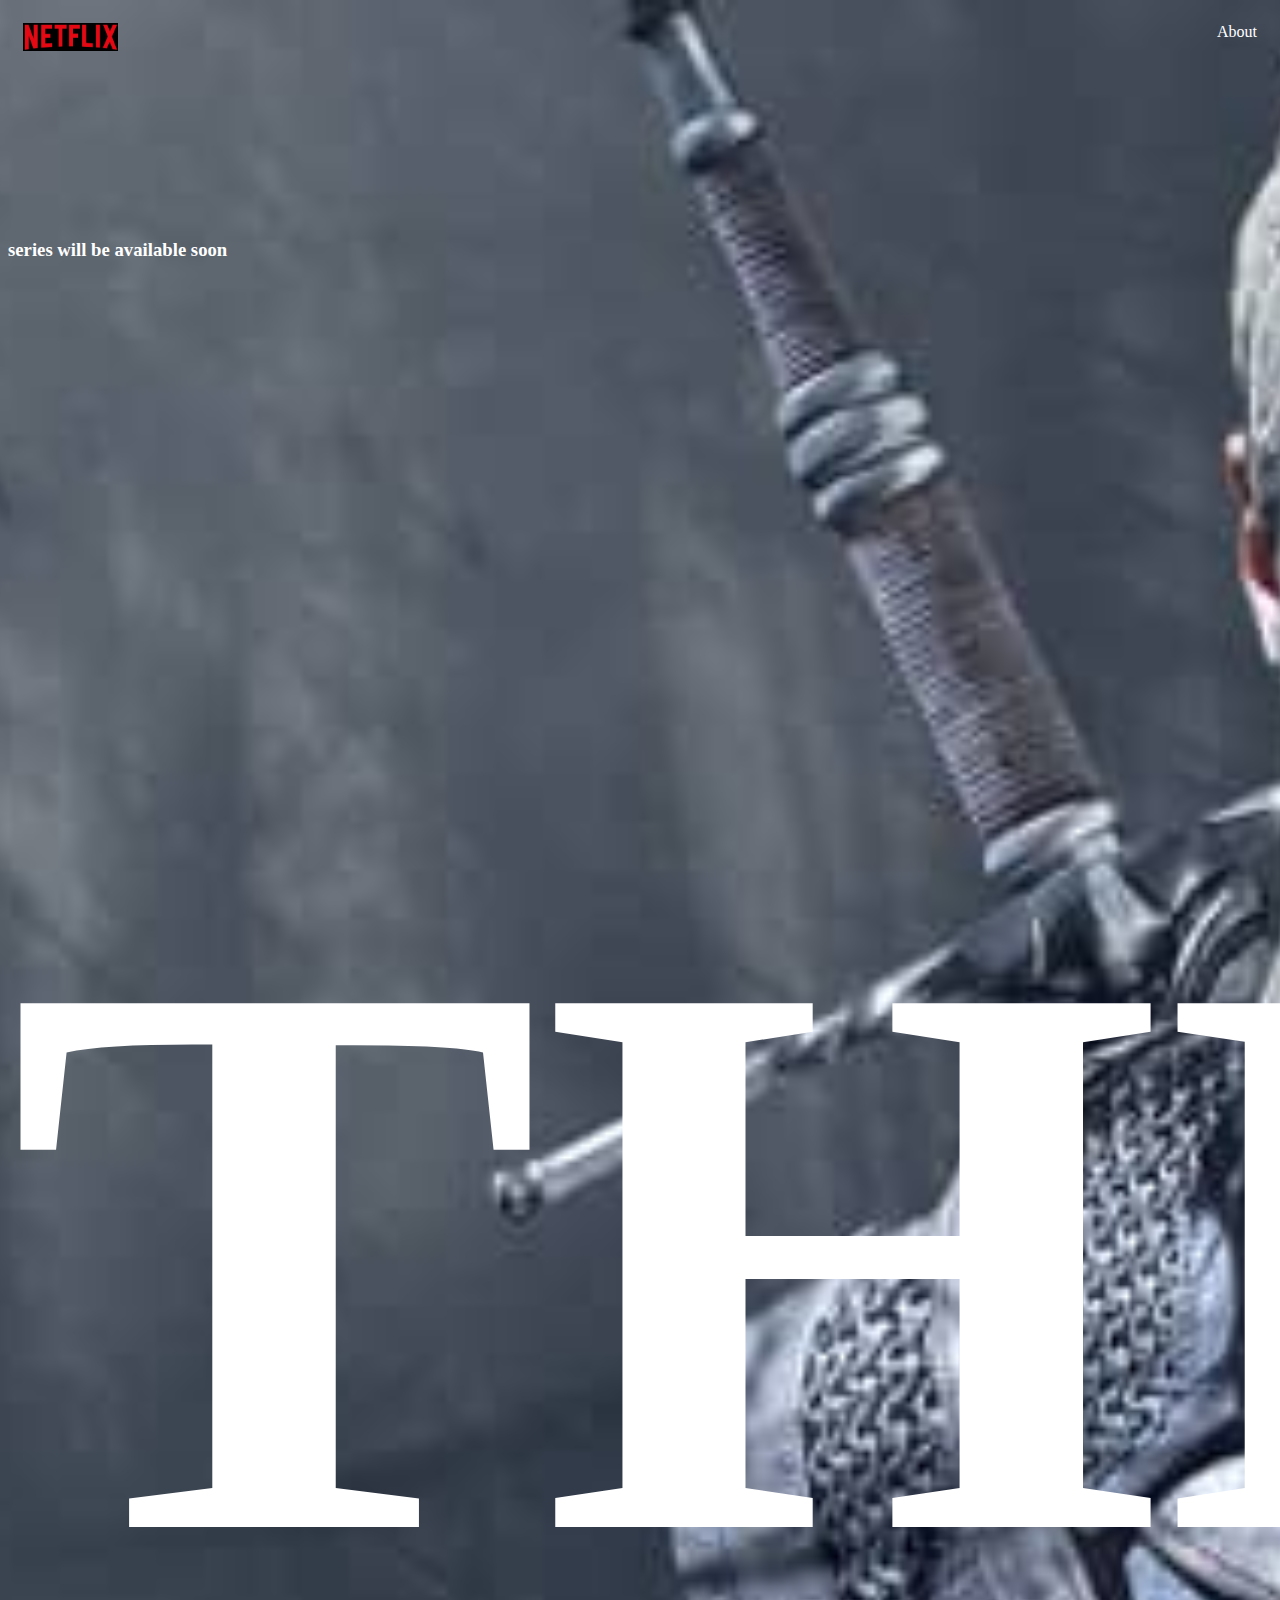
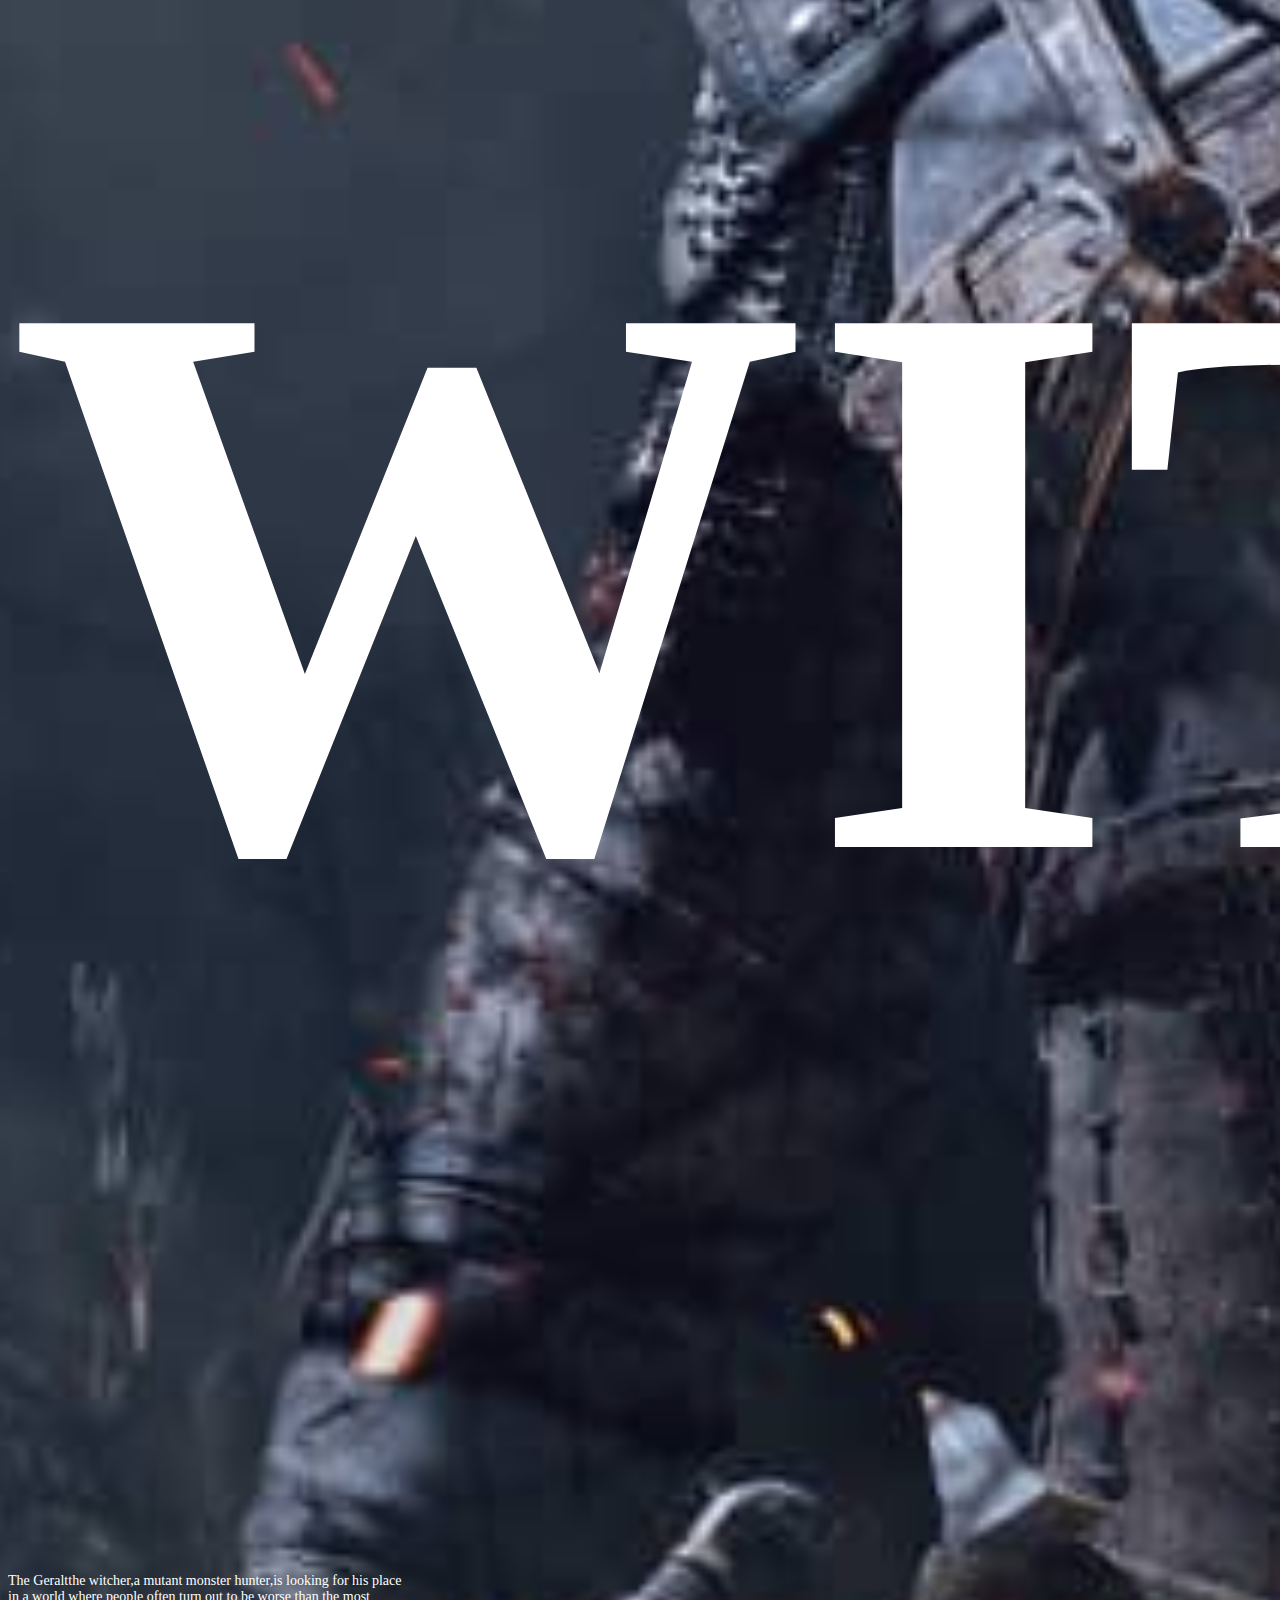
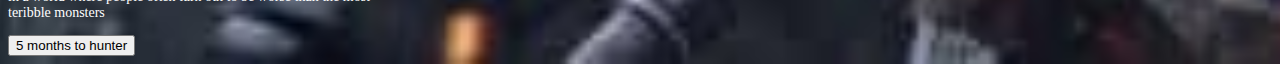
<file: index.html>
<!DOCTYPE html>
<html>

<head>
    <link href="witcher.css" rel="stylesheet">
    <title>
        The Witcher
    </title>
</head>

<body>
    <nav class="navbar">
        <img src="net.png" alt="logo" class="logo" />
        <a href="about">About</a>
    </nav>
    <main class="row">
        <div class="column">
            <h3 class="first">series will be available soon</h3>
            <h1 class="second">The Witcher</h1>
            <p class="paragraph"> The Geraltthe witcher,a mutant monster hunter,is looking for his place in a world
                where people often turn out to be worse than the most teribble monsters
            </p>
            <div class="dema">
                <button class="button">5 months to hunter</button>
            </div>
            <div>
    </main>
</body>

</html>
</file>
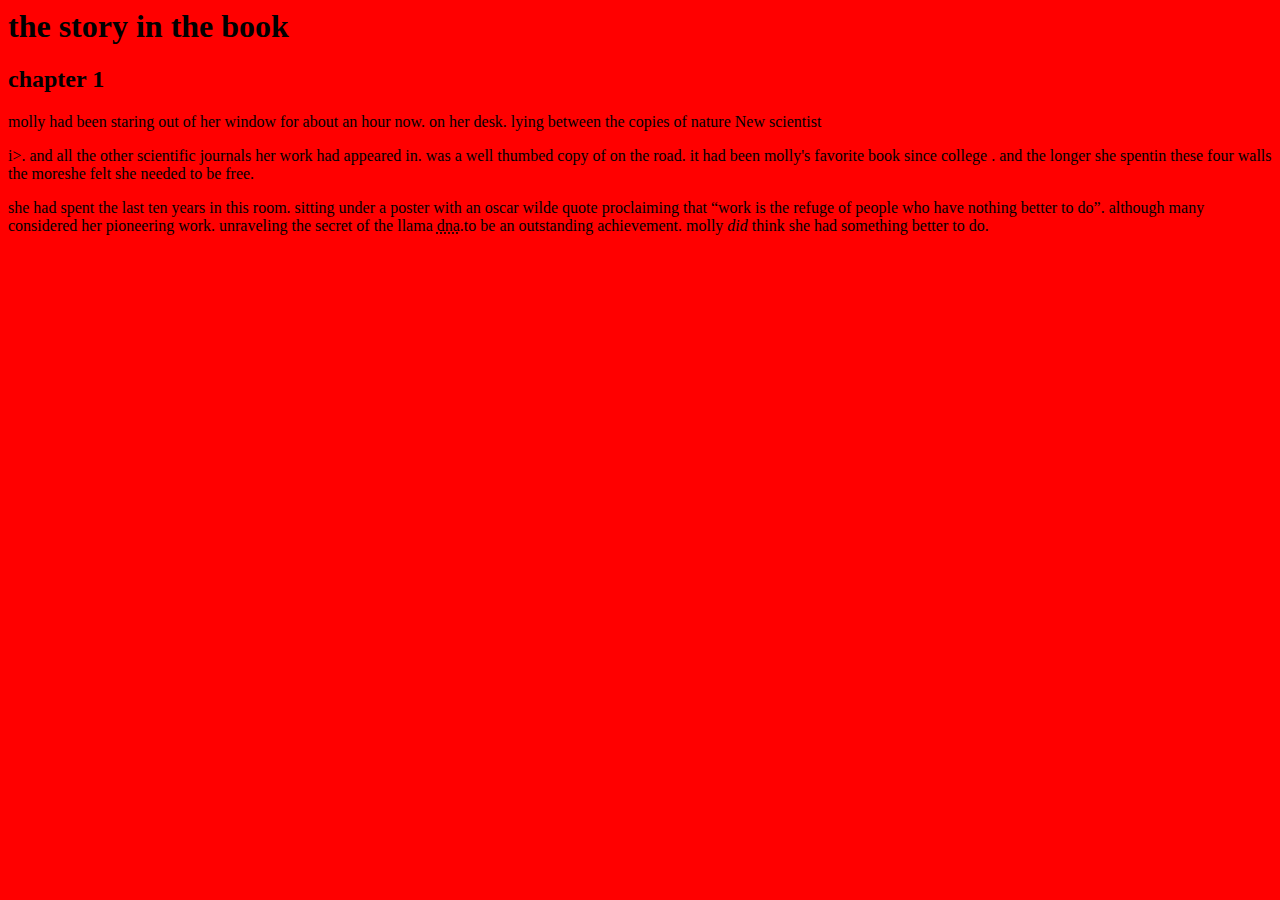
<file: assignment1.html>
<DOCTYPE>
    <html>

    <head>
        <title>text</title>
    </head>
    <link href="assignment1.css" rel="stylesheet">

    <body>
        <h1>the story in the book</h1>
        <h2>chapter 1 </h2>
        <p>molly had been staring out of her window for about an hour
            now. on her desk. lying between the copies of </i>nature
            </i>New scientist</p>i>. and all the other scientific journals
        her work had appeared in. was a well thumbed copy of </cite>on
        the road</cite>. it had been molly's favorite book since college
        . and the longer she spentin these four walls the moreshe felt she
        needed to be free.</p>
        <p>she had spent the last ten years in this room. sitting under a
            poster with an oscar wilde quote proclaiming that <q>work is the
                refuge of people who have nothing better to do</q>. although many
            considered her pioneering work. unraveling the secret of the llama <abbr
                title="deoxyribonucleic acid">dna</abbr>.to be an outstanding achievement.
            molly <em>did</em> think she had something better to do.</p>

        <body>

    </html>
</file>
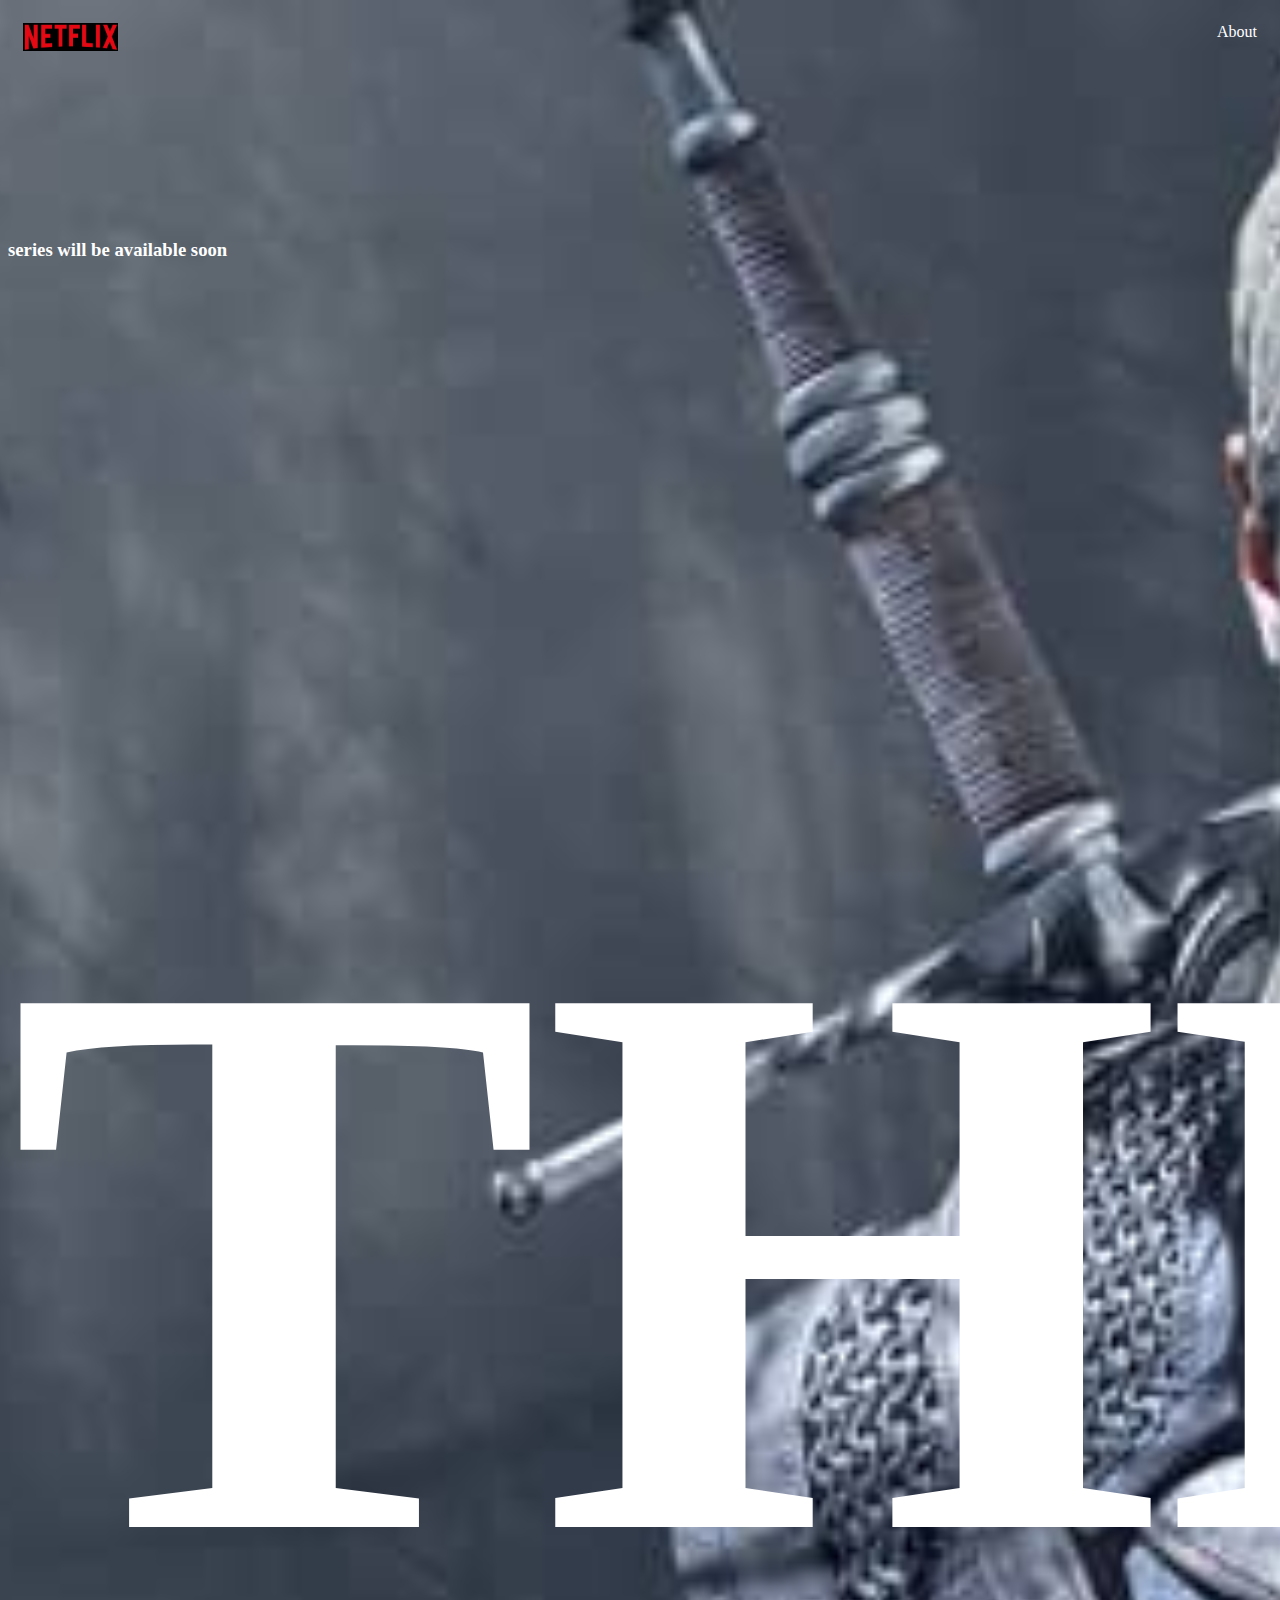
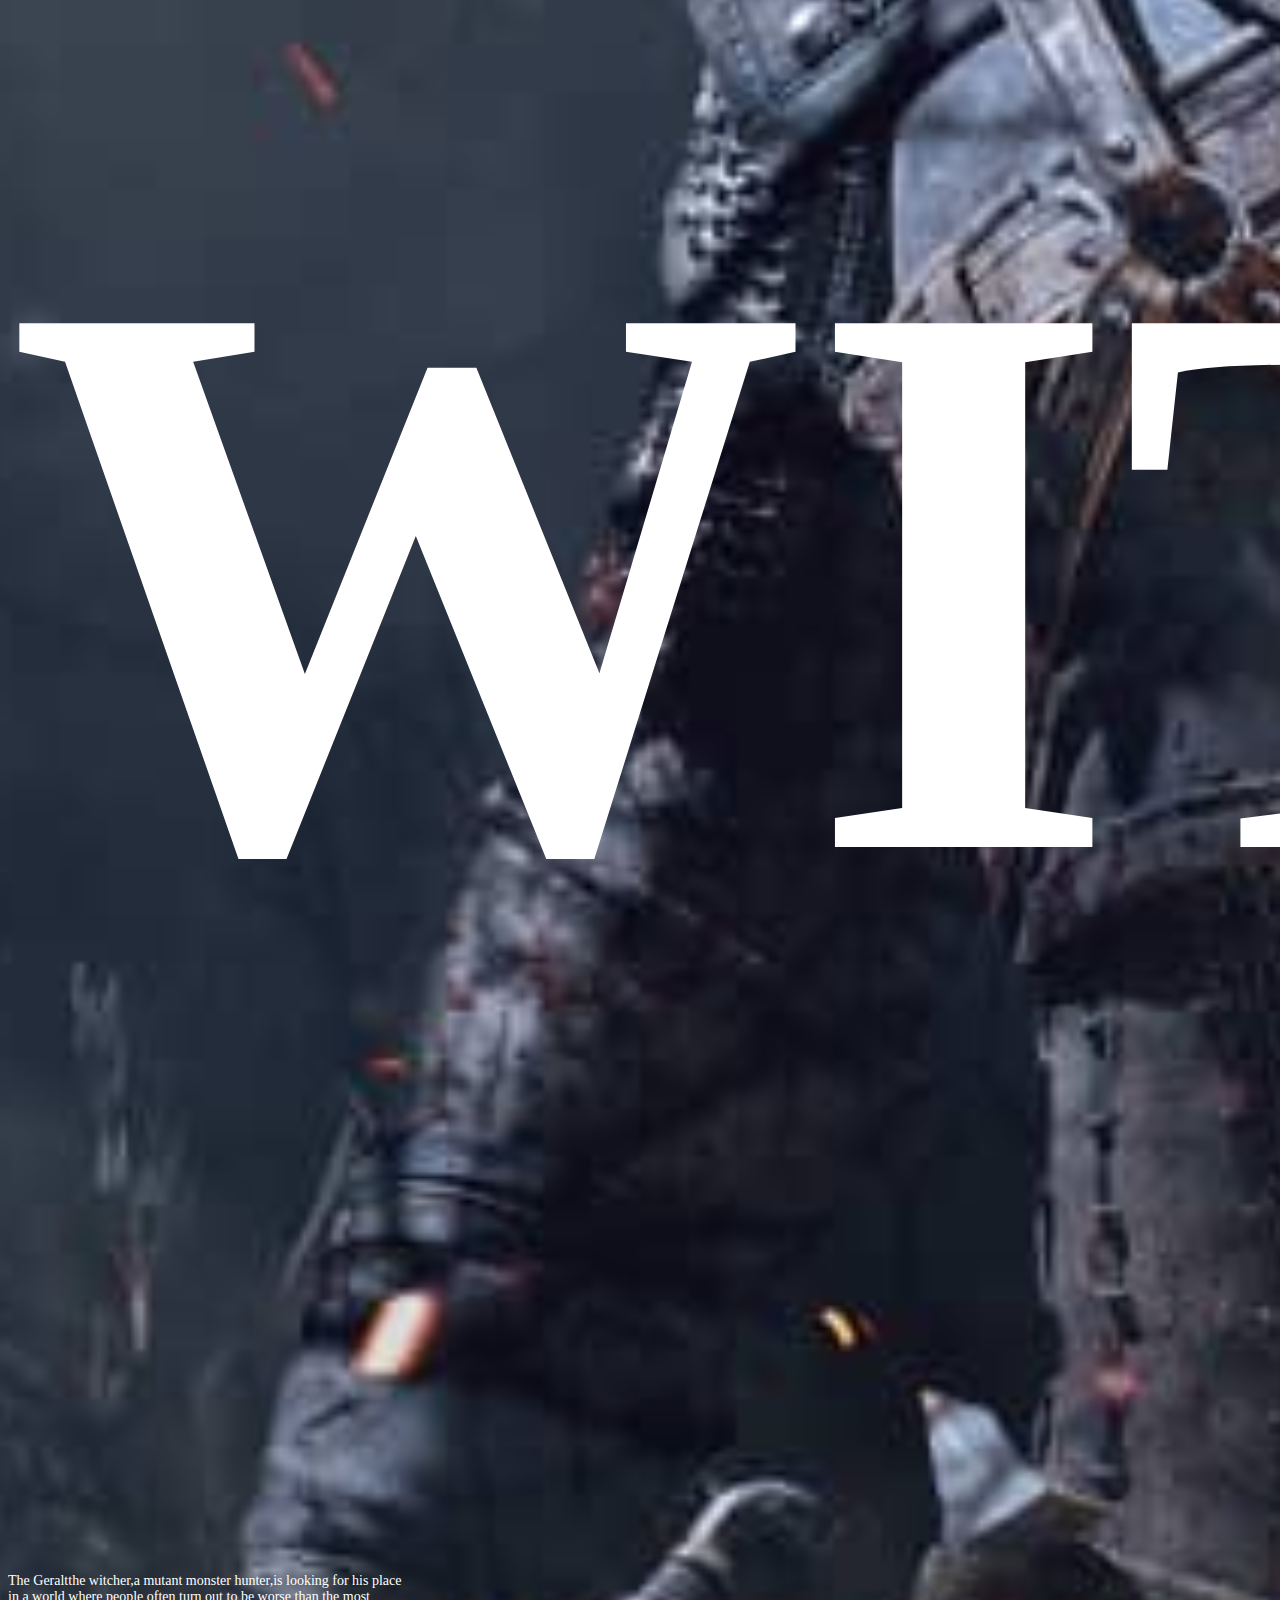
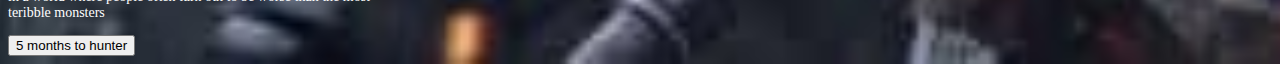
<file: witcher.html>
<!DOCTYPE html>
<html>

<head>
    <link href="witcher.css" rel="stylesheet">
    <title>
        The Witcher
    </title>
</head>

<body>
    <nav class="navbar">
        <img src="net.png" alt="logo" class="logo" />
        <a href="about">About</a>
    </nav>
    <main class="row">
        <div class="column">
            <h3 class="first">series will be available soon</h3>
            <h1 class="second">The Witcher</h1>
            <p class="paragraph"> The Geraltthe witcher,a mutant monster hunter,is looking for his place in a world
                where people often turn out to be worse than the most teribble monsters
            </p>
            <div class="dema">
                <button class="button">5 months to hunter</button>
            </div>
            <div>
    </main>
</body>

</html>
</file>
<file: witcher.css>
body {
    background-image:url(witch.jpg);
    background-size: cover;
    background-repeat: bottom;
    background-position: top;
}

.logo {
    width:95px
    
}
.navbar {
    padding: 15px
}

.navbar a{
    float: right;
    color: white;
    text-decoration: none;
}

.column p{
    font-size: 14px;
}

.column {
    width: 400px;
    color: white;
    padding-top: 150px;
}

.first {
    font-size: 12px
    text-transform:uppercase;
}

.second {
    text-transform: uppercase;
    font-size: 50em
}
</file>
<file: assignment1.css>
body {
    background-color: red
    
}
</file>
